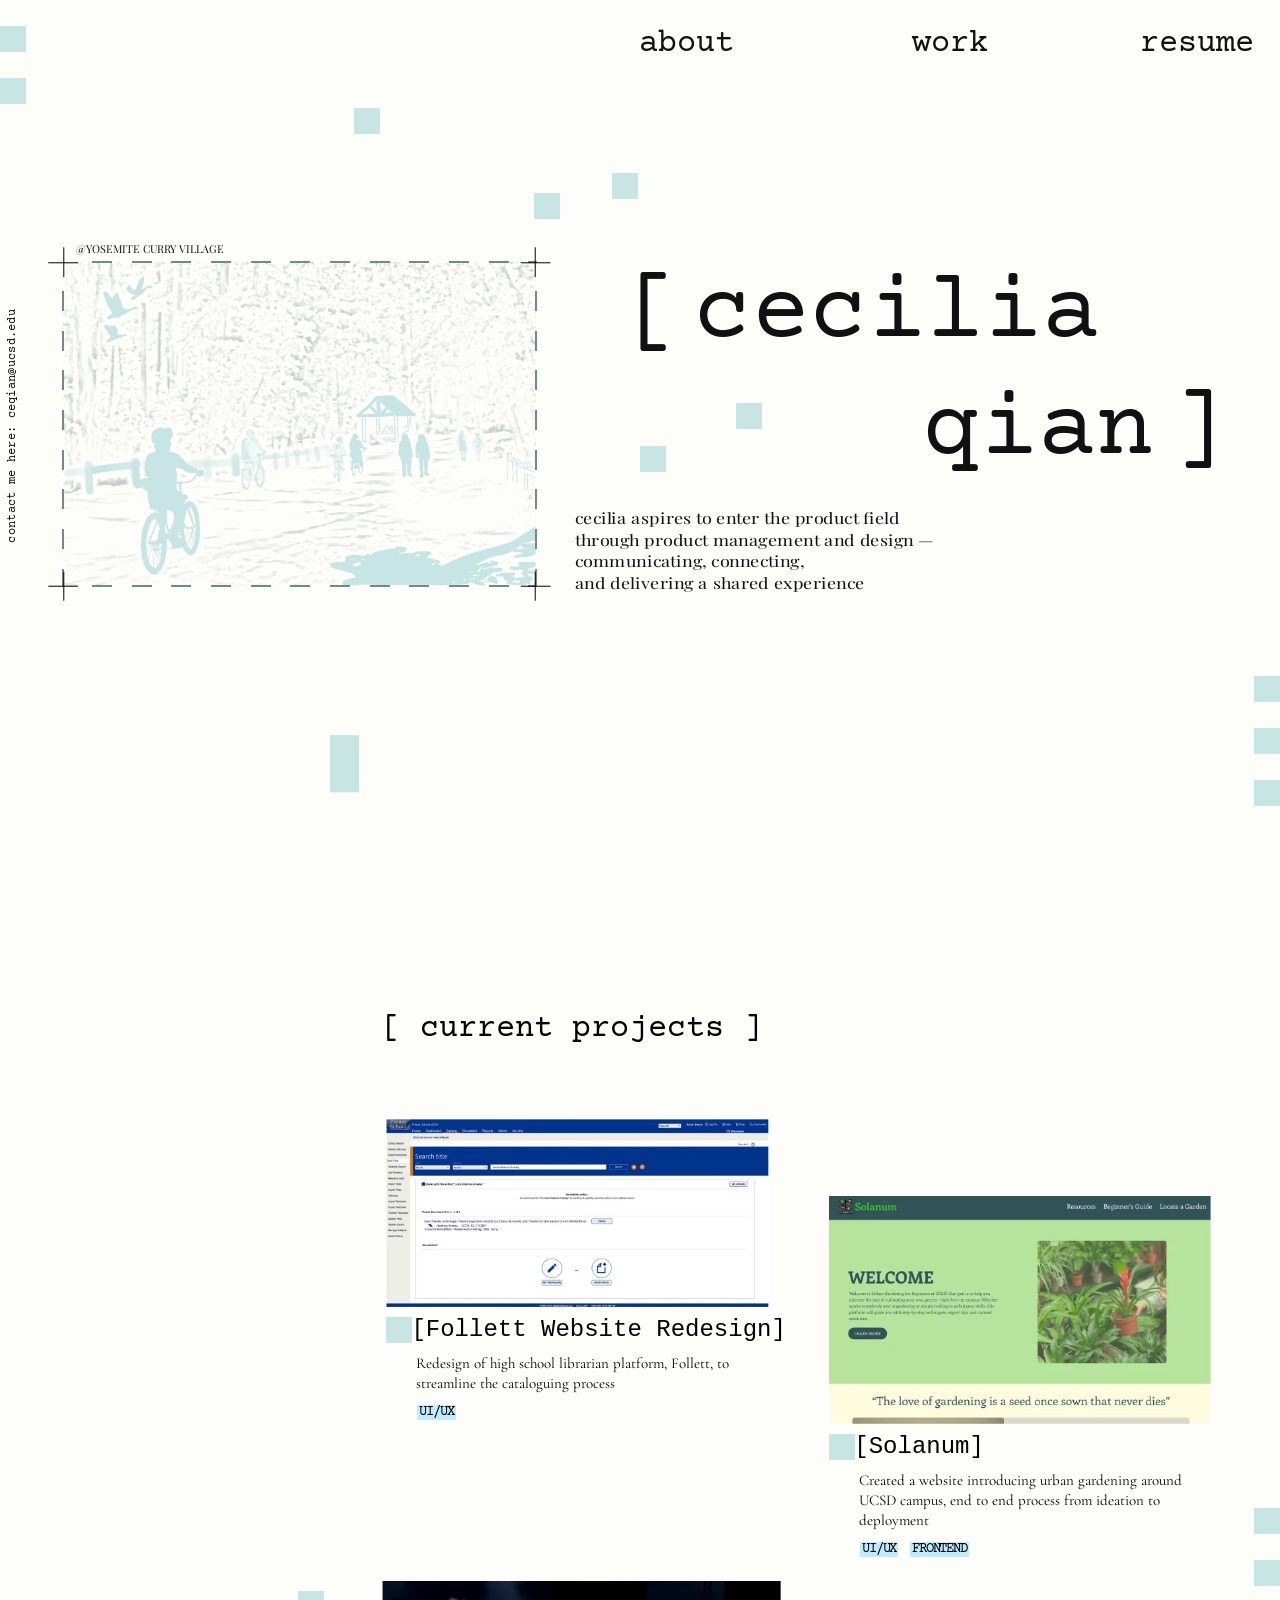
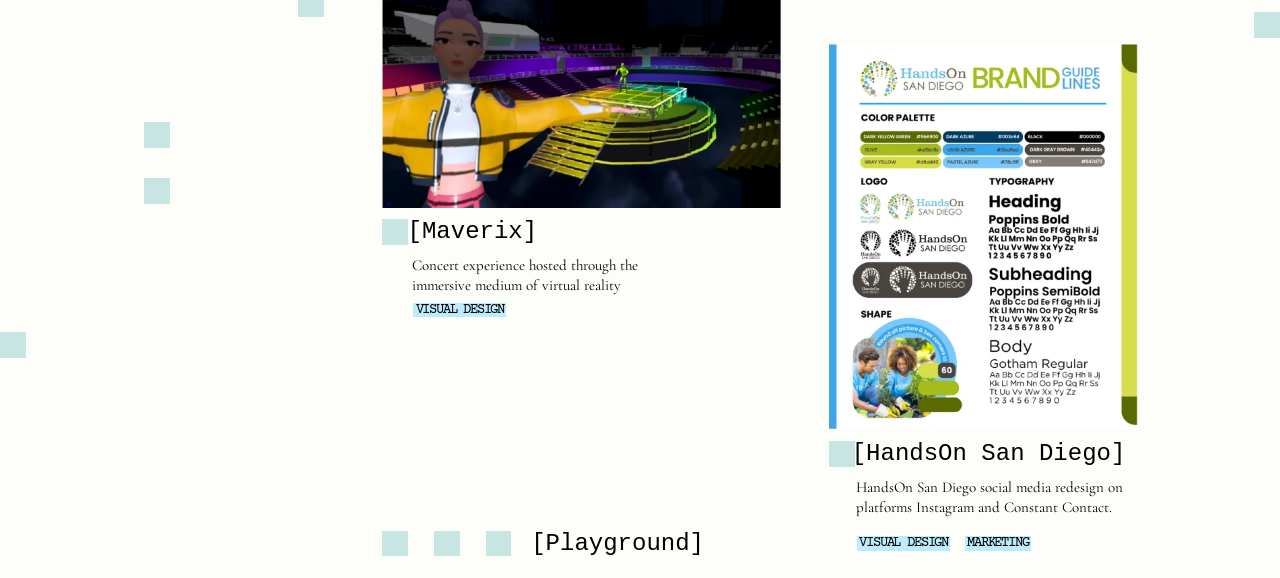
<file: index.html>
<!DOCTYPE html>
<html lang="en">
<head>
<meta charset="UTF-8">
<meta name="viewport" content="width=device-width, initial-scale=1.0">
<title>cecilia qian — UI/UX portfolio</title>
<meta name="description" content="Cecilia Qian — product design &amp; product management portfolio.">
<link rel="preconnect" href="https://fonts.googleapis.com">
<link rel="preconnect" href="https://fonts.gstatic.com" crossorigin>
<link href="https://fonts.googleapis.com/css2?family=Courier+Prime:ital,wght@0,400;0,700;1,400;1,700&family=Cormorant+Garamond:wght@400;500&family=Playfair+Display:wght@400;500&display=swap" rel="stylesheet">
<link rel="stylesheet" href="css/style.css">
</head>
<body>

<!-- fixed header: stays on top; "work" gets underlined in the work section -->
<header class="site-nav">
  <nav>
    <a class="nav-about" href="about.html">about</a>
    <a class="nav-work" href="#work">work</a>
    <a class="nav-resume" href="resume.html" data-soon>resume</a>
  </nav>
</header>

<div class="stage">

<!-- falling pixels live only in the strip between the home page and the work page -->
<canvas class="pixel-gap" aria-hidden="true"></canvas>

<main class="hero">


  <!-- decorative teal squares -->
  <span class="sq sq-a" aria-hidden="true"></span>
  <span class="sq sq-b" aria-hidden="true"></span>
  <span class="sq sq-c" aria-hidden="true"></span>
  <span class="sq sq-d" aria-hidden="true"></span>
  <span class="sq sq-e" aria-hidden="true"></span>
  <span class="sq sq-f" aria-hidden="true"></span>
  <span class="sq sq-g" aria-hidden="true"></span>
  <span class="sq sq-i" aria-hidden="true"></span>
  <span class="sq sq-j" aria-hidden="true"></span>
  <span class="sq sq-k" aria-hidden="true"></span>

  <!-- vertical contact text -->
  <a class="contact-vertical" href="mailto:ceqian@ucsd.edu">contact me here: ceqian@ucsd.edu</a>

  <!-- intro paragraph -->
  <p class="intro">
    cecilia aspires to enter the product field<br>
    through product management and design &mdash;<br>
    communicating, connecting,<br>
    and delivering a shared experience
  </p>

  <p class="hero-caption">@YOSEMITE CURRY VILLAGE</p>

  <!-- image placeholder block -->
  <div class="hero-image">
    <img class="hero-bg" src="assets/hero-bg.png" alt="" draggable="false">
    <img class="hero-art" src="assets/hero-art.png" alt="Illustration of people biking and walking on a forest path" draggable="false">
    <span class="frame" aria-hidden="true"></span>
    <span class="mk mk-tl" aria-hidden="true"></span>
    <span class="mk mk-tr" aria-hidden="true"></span>
    <span class="mk mk-bl" aria-hidden="true"></span>
    <span class="mk mk-br" aria-hidden="true"></span>
    <canvas class="hero-canvas" aria-hidden="true"></canvas>
  </div>

  <!-- big bracketed name -->
  <h1 class="hero-name">
    <span class="row row1"><span class="bracket">[</span><span class="word">cecilia</span></span>
    <span class="row row2"><span class="word">qian</span><span class="bracket">]</span></span>
  </h1>

</main>

<!-- ===================== SIDEBAR (slides in over the home page) ===================== -->
<aside class="sidebar" aria-label="About Cecilia">
  <div class="sb-slide">
    <span class="sb-bg" aria-hidden="true"></span>

    <span class="w-sq" style="--x:0%;--y:1.95%" aria-hidden="true"></span>
    <span class="w-sq" style="--x:4.52%;--y:1.95%" aria-hidden="true"></span>
    <span class="w-sq" style="--x:0%;--y:5.8%" aria-hidden="true"></span>

    <a class="w-vertical" href="mailto:ceqian@ucsd.edu">contact me here: ceqian@ucsd.edu</a>

    <p class="w-hello" style="--y:13.35%">hello,<br>my name is cecilia!</p>

    <p class="w-blurb" style="--y:21.35%">
      designer interested in enter the product<br>
      field through product design or<br>
      management &mdash; communicating,<br>
      connecting, and delivering a shared<br>
      experience
    </p>

    <a class="w-link" style="--y:34.27%" href="mailto:ceqian@ucsd.edu"><svg class="w-arrow" viewBox="0 0 16 16" aria-hidden="true"><path d="M2.6 13.4L10 6" fill="none" stroke="currentColor" stroke-width="3.6"/><path d="M5.4 2.2H13.8V10.6Z" fill="currentColor"/></svg><span>email</span></a>
    <a class="w-link" style="--y:37%" href="resume.html" data-soon><svg class="w-arrow" viewBox="0 0 16 16" aria-hidden="true"><path d="M2.6 13.4L10 6" fill="none" stroke="currentColor" stroke-width="3.6"/><path d="M5.4 2.2H13.8V10.6Z" fill="currentColor"/></svg><span>resume</span></a>
    <a class="w-link" style="--y:39.6%" href="https://www.linkedin.com/in/qcecilian" target="_blank" rel="noopener"><svg class="w-arrow" viewBox="0 0 16 16" aria-hidden="true"><path d="M2.6 13.4L10 6" fill="none" stroke="currentColor" stroke-width="3.6"/><path d="M5.4 2.2H13.8V10.6Z" fill="currentColor"/></svg><span>linkedin</span></a>

    <p class="w-skills" style="--y:44.67%">
      [product design]<br>
      [product management]<br>
      [UI/UX]
    </p>
  </div>
</aside>

<!-- ===================== WORK / PROJECTS ===================== -->
<section class="work" id="work">


  <!-- decorative teal squares -->
  <span class="w-sq" style="--x:23.29%;--y:56.4%" aria-hidden="true"></span>
  <span class="w-sq" style="--x:11.25%;--y:66.15%" aria-hidden="true"></span>
  <span class="w-sq" style="--x:11.25%;--y:70.3%" aria-hidden="true"></span>
  <span class="w-sq" style="--x:0%;--y:81.75%" aria-hidden="true"></span>
  <span class="w-sq" style="--x:98%;--y:50.25%" aria-hidden="true"></span>
  <span class="w-sq" style="--x:98%;--y:54.1%" aria-hidden="true"></span>
  <span class="w-sq" style="--x:98%;--y:57.95%" aria-hidden="true"></span>

  <div class="w-projects">

    <h2 class="w-heading" style="--x:29.81%;--y:13.45%">[ current projects ]</h2>

    <!-- Follett -->
    <a class="w-card" href="follett.html" aria-label="Follett Website Redesign — open case study">
      <img class="w-img" style="--x:30.13%;--y:21.3%;--w:29.92%" src="assets/project-follett.png" alt="Follett website redesign — catalog search screen">
      <span class="w-sq w-sq-proj" style="--x:30.18%;--y:36.05%;--hl:32%" aria-hidden="true"></span>
      <span class="w-name" style="--x:32.14%;--y:36.08%">[Follett Website Redesign]</span>
      <span class="w-desc" style="--x:32.51%;--y:38.675%">Redesign of high school librarian platform, Follett, to <br>streamline the cataloguing process</span>
      <span class="w-tag" style="--x:32.6%;--y:42.6%">UI/UX</span>
    </a>

    <!-- Solanum -->
    <a class="w-card" href="solanum.html" aria-label="Solanum — open case study">
      <img class="w-img" style="--x:64.77%;--y:27.05%;--w:29.86%" src="assets/project-solanum.png" alt="Solanum urban gardening website — welcome screen">
      <span class="w-sq w-sq-proj" style="--x:64.77%;--y:44.75%;--hl:12.9%" aria-hidden="true"></span>
      <span class="w-name" style="--x:66.74%;--y:44.8%">[Solanum]</span>
      <span class="w-desc" style="--x:67.11%;--y:47.375%">Created a website introducing urban gardening around <br>UCSD campus, end to end process from ideation to <br>deployment</span>
      <span class="w-tag" style="--x:67.2%;--y:52.75%">UI/UX</span>
      <span class="w-tag" style="--x:71.1%;--y:52.75%">FRONTEND</span>
    </a>

    <!-- Maverix -->
    <a class="w-card" href="maverix.html" aria-label="Maverix — open case study">
      <img class="w-img" style="--x:29.81%;--y:55.65%;--w:31.23%" src="assets/project-maverix.png" alt="Maverix virtual reality concert — avatar on a stage">
      <span class="w-sq w-sq-proj" style="--x:29.86%;--y:73.35%;--hl:12.9%" aria-hidden="true"></span>
      <span class="w-name" style="--x:31.84%;--y:73.4%">[Maverix]</span>
      <span class="w-desc" style="--x:32.21%;--y:75.975%">Concert experience hosted through the <br>immersive medium of virtual reality</span>
      <span class="w-tag" style="--x:32.3%;--y:79.55%">VISUAL DESIGN</span>
    </a>

    <!-- HandsOn San Diego -->
    <a class="w-card" href="handson.html" aria-label="HandsOn San Diego — open case study">
      <img class="w-img" style="--x:64.77%;--y:60.3%;--w:24.13%" src="assets/project-handson.png" alt="HandsOn San Diego brand guidelines">
      <span class="w-sq w-sq-proj" style="--x:64.77%;--y:89.85%;--hl:24%" aria-hidden="true"></span>
      <span class="w-name" style="--x:66.54%;--y:89.9%">[HandsOn San Diego]</span>
      <span class="w-desc" style="--x:66.91%;--y:92.475%">HandsOn San Diego social media redesign on <br>platforms Instagram and Constant Contact.</span>
      <span class="w-tag" style="--x:66.98%;--y:96.9%">VISUAL DESIGN</span>
      <span class="w-tag" style="--x:75.4%;--y:96.9%">MARKETING</span>
    </a>

    <!-- Playground -->
    <a class="w-card" href="playground.html" aria-label="Playground — open page">
      <span class="w-sq w-sq-proj" style="--x:29.86%;--y:96.5%" aria-hidden="true"></span>
      <span class="w-sq w-sq-proj" style="--x:33.91%;--y:96.5%" aria-hidden="true"></span>
      <span class="w-sq w-sq-proj" style="--x:37.96%;--y:96.5%;--hl:17.9%" aria-hidden="true"></span>
      <span class="w-name" style="--x:41.5%;--y:96.55%">[Playground]</span>
    </a>

  </div>

</section>

</div><!-- /.stage -->

<!-- email overlay: opens when any email link is pressed, click anywhere to close -->
<div class="email-zoom" id="emailZoom" role="dialog" aria-modal="true" aria-label="Email address" aria-hidden="true" tabindex="-1">
  <span class="ez-text">ceqian@ucsd.edu</span>
  <span class="ez-hint">[click anywhere to exit]</span>
</div>

<script>
(function () {
  var box = document.querySelector('.hero-image');
  var canvas = document.querySelector('.hero-canvas');
  var clearBtn = document.querySelector('.hero-clear');
  if (!box || !canvas || !canvas.getContext) return;

  var ctx = canvas.getContext('2d');
  var PIXEL = 5;      // px size of each drawn square
  var MIN_DIST = 4;   // px — skip new points too close to the last one
  var lastPoint = null;
  var isDrawing = false;

  function resize() {
    var rect = box.getBoundingClientRect();
    var dpr = window.devicePixelRatio || 1;
    canvas.width = rect.width * dpr;
    canvas.height = rect.height * dpr;
    canvas.style.width = rect.width + 'px';
    canvas.style.height = rect.height + 'px';
    ctx.setTransform(dpr, 0, 0, dpr, 0, 0);
  }
  resize();
  window.addEventListener('resize', resize);

  function drawAt(e) {
    var rect = box.getBoundingClientRect();
    var x = e.clientX - rect.left;
    var y = e.clientY - rect.top;
    if (lastPoint && Math.hypot(x - lastPoint.x, y - lastPoint.y) < MIN_DIST) return;
    lastPoint = { x: x, y: y };
    ctx.fillStyle = '#111111';
    ctx.fillRect(x - PIXEL / 2, y - PIXEL / 2, PIXEL, PIXEL);
  }

  box.addEventListener('mousedown', function (e) {
    if (clearBtn && clearBtn.contains(e.target)) return;
    isDrawing = true;
    lastPoint = null;
    drawAt(e);
  });

  box.addEventListener('mousemove', function (e) {
    if (!isDrawing) return;
    drawAt(e);
  });

  window.addEventListener('mouseup', function () {
    isDrawing = false;
    lastPoint = null;
  });

  box.addEventListener('mouseleave', function () {
    lastPoint = null;
  });

  if (clearBtn) {
    clearBtn.addEventListener('click', function () {
      ctx.clearRect(0, 0, box.clientWidth, box.clientHeight);
    });
  }
})();
</script>

<script>
// Natural scroll. The home page just scrolls away. Once the teal box (and its
// label) has been scrolled completely out of view, the sidebar fades in.
(function () {
  var root = document.documentElement;
  var hero = document.querySelector('.hero');
  var work = document.querySelector('.work');
  var box = document.querySelector('.hero-image');
  if (!hero || !work || !box) return;

  var mobile = window.matchMedia('(max-width: 760px)');
  var startY = 0;

  function clamp(v) { return Math.min(1, Math.max(0, v)); }
  function ease(t) { return t * t * (3 - 2 * t); }

  function measure() {
    // start a little early, while the bottom of the teal box is still well on screen
    startY = box.getBoundingClientRect().bottom + window.scrollY - Math.min(window.innerWidth, 2000) * 0.124;
  }

  function update() {
    var sy = window.scrollY;
    root.classList.toggle('scrolled', sy > 20);
    root.classList.toggle('at-top', sy < 10);
    root.classList.toggle('in-work', work.getBoundingClientRect().top < window.innerHeight * 0.55);

    if (mobile.matches) { root.classList.remove('sb-on'); return; }

    // fully in by the time the work section reaches the top of the screen
    var span = Math.max(60, hero.offsetHeight - startY);
    var s = ease(clamp((sy - startY) / span));
    root.style.setProperty('--fi', s.toFixed(3));
    // the backing fades in later, so the text blends over the teal box first
    root.style.setProperty('--bg', ease(clamp((s - 0.25) / 0.75)).toFixed(3));
    root.classList.toggle('sb-on', s > 0.02);
  }

  // Menu: visible at the very top, appears while scrolling or when the mouse is
  // near the top edge, and fades away again when you are still.
  var navTimer = null, overTop = false;
  function showNav() {
    root.classList.add('nav-show');
    clearTimeout(navTimer);
    navTimer = setTimeout(function () {
      if (!overTop) root.classList.remove('nav-show');
    }, 1400);
  }
  window.addEventListener('scroll', showNav, { passive: true });
  window.addEventListener('mousemove', function (e) {
    var near = e.clientY < Math.min(window.innerWidth, 2000) * 0.09;
    if (near || overTop) showNav();
    overTop = near;
  });
  showNav();

  function remeasure() { measure(); update(); }

  window.addEventListener('scroll', update, { passive: true });
  window.addEventListener('resize', remeasure);
  if (document.fonts && document.fonts.ready) document.fonts.ready.then(remeasure);
  window.addEventListener('load', remeasure);
  remeasure();
})();
</script>

<script>
// Falling teal pixels, only in the strip between the home page and the work
// page. Pixels hop down one grid cell at a time, fading in at the top and out
// at the bottom.
(function () {
  var canvas = document.querySelector('.pixel-gap');
  if (!canvas || !canvas.getContext) return;
  if (window.matchMedia('(prefers-reduced-motion: reduce)').matches) return;

  var mobile = window.matchMedia('(max-width: 760px)');
  var ctx = canvas.getContext('2d');
  var CELL = 0.022;          // cell size as a fraction of the width
  var RATE = 0.015;          // new pixels per column per second
  var W = 0, H = 0, cell = 0, cols = 0, rows = 0;
  var drops = [], acc = 0, last = 0, running = false, visible = false;

  function step(dt) {
    acc += dt * RATE * cols;
    while (acc >= 1) {
      acc -= 1;
      if (drops.length < Math.ceil(cols * 0.12)) {
        var len = Math.random() < 0.3 ? 2 : 1;
        drops.push({ c: Math.floor(Math.random() * cols), y: -len, v: 1.4 + Math.random() * 2.2, len: len });
      }
    }
    drops.forEach(function (d) { d.y += d.v * dt; });
    drops = drops.filter(function (d) { return d.y < rows; });
  }

  function draw() {
    ctx.clearRect(0, 0, W, H);
    ctx.fillStyle = '#C7E5E3';
    drops.forEach(function (d) {
      for (var k = 0; k < d.len; k++) {
        var row = Math.floor(d.y) + k;
        if (row < 0 || row >= rows) continue;
        var fadeIn = Math.min(1, (row + 1) / 2);
        var fadeOut = Math.min(1, (rows - row) / Math.max(2, rows * 0.35));
        ctx.globalAlpha = Math.max(0, Math.min(fadeIn, fadeOut));
        ctx.fillRect(Math.round(d.c * cell + (W - cols * cell) / 2), Math.round(row * cell), Math.ceil(cell), Math.ceil(cell));
      }
    });
    ctx.globalAlpha = 1;
  }

  function frame(t) {
    if (!running) return;
    var dt = Math.min(0.05, (t - last) / 1000 || 0);
    last = t;
    step(dt);
    draw();
    requestAnimationFrame(frame);
  }

  function start() {
    if (running || !visible || mobile.matches || document.hidden) return;
    running = true;
    last = performance.now();
    requestAnimationFrame(frame);
  }

  function size() {
    W = canvas.clientWidth; H = canvas.clientHeight;
    var dpr = window.devicePixelRatio || 1;
    canvas.width = Math.round(W * dpr);
    canvas.height = Math.round(H * dpr);
    ctx.setTransform(dpr, 0, 0, dpr, 0, 0);
    cell = W * CELL;
    cols = Math.max(1, Math.floor((W * 0.94) / cell));
    rows = Math.max(1, Math.floor(H / cell));
    drops = []; acc = 0;
    for (var n = 0; n < 50; n++) step(0.1);
    draw();
  }

  size();
  window.addEventListener('resize', size);
  document.addEventListener('visibilitychange', function () {
    if (document.hidden) running = false; else start();
  });
  if ('IntersectionObserver' in window) {
    new IntersectionObserver(function (entries) {
      visible = entries[0].isIntersecting;
      if (visible) start(); else running = false;
    }).observe(canvas);
  } else { visible = true; start(); }
})();
</script>

<script>
// Pressing any email link zooms the address in to fill the screen. Click (or press a key) anywhere to go back as if nothing happened.
(function () {
  var zoom = document.getElementById('emailZoom');
  if (!zoom) return;
  var lastFocus = null;

  function open(e) {
    e.preventDefault();
    var r = e.currentTarget.getBoundingClientRect();
    zoom.style.setProperty('--ox', (r.left + r.width / 2) + 'px');
    zoom.style.setProperty('--oy', (r.top + r.height / 2) + 'px');
    lastFocus = e.currentTarget;
    zoom.setAttribute('aria-hidden', 'false');
    void zoom.offsetWidth;
    zoom.classList.add('open');
    zoom.focus({ preventScroll: true });
  }

  function close() {
    if (!zoom.classList.contains('open')) return;
    zoom.classList.remove('open');
    zoom.setAttribute('aria-hidden', 'true');
    if (lastFocus) lastFocus.focus({ preventScroll: true });
  }

  document.querySelectorAll('a[href^="mailto:"]').forEach(function (a) {
    a.addEventListener('click', open);
  });
  zoom.addEventListener('click', close);
  zoom.addEventListener('keydown', close);
  zoom.addEventListener('wheel', function (e) { e.preventDefault(); }, { passive: false });
  zoom.addEventListener('touchmove', function (e) { e.preventDefault(); }, { passive: false });
})();
</script>

<script src="js/soon.js" defer></script>
</body>
</html>
</file>
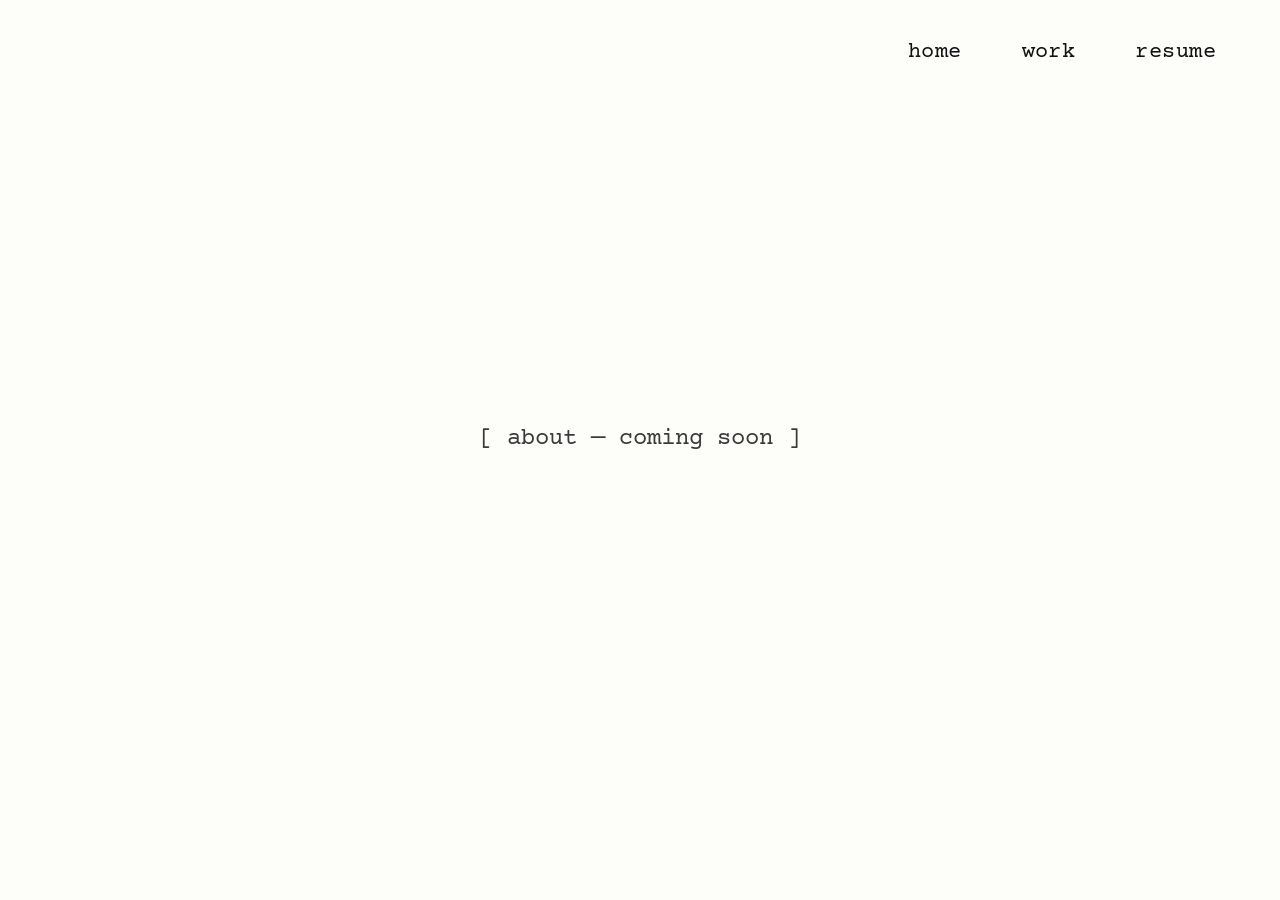
<file: about.html>
<!DOCTYPE html>
<html lang="en">
<head>
<meta charset="UTF-8">
<meta name="viewport" content="width=device-width, initial-scale=1.0">
<title>about — cecilia qian</title>
<link rel="preconnect" href="https://fonts.googleapis.com">
<link rel="preconnect" href="https://fonts.gstatic.com" crossorigin>
<link href="https://fonts.googleapis.com/css2?family=Courier+Prime:ital,wght@0,400;0,700;1,400;1,700&display=swap" rel="stylesheet">
<link rel="stylesheet" href="css/style.css">
</head>
<body>
<main class="placeholder-page">
  <nav class="nav nav-static">
    <a href="index.html">home</a>
    <a href="index.html#work">work</a>
    <a href="resume.html" data-soon>resume</a>
  </nav>
  <p class="placeholder-copy">[ about &mdash; coming soon ]</p>
</main>
<script src="js/soon.js" defer></script>
</body>
</html>
</file>
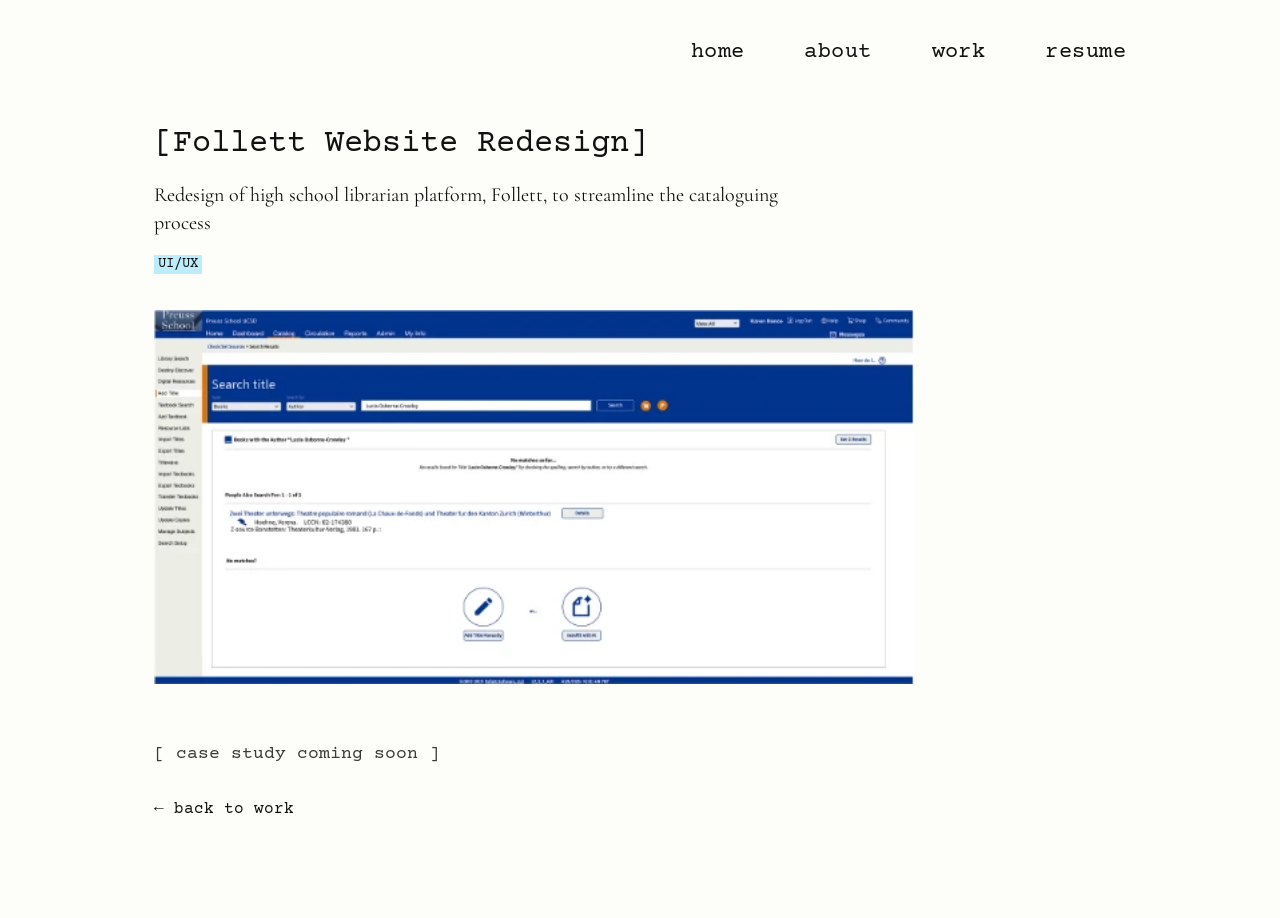
<file: follett.html>
<!DOCTYPE html>
<html lang="en">
<head>
<meta charset="UTF-8">
<meta name="viewport" content="width=device-width, initial-scale=1.0">
<title>Follett Website Redesign — cecilia qian</title>
<link rel="preconnect" href="https://fonts.googleapis.com">
<link rel="preconnect" href="https://fonts.gstatic.com" crossorigin>
<link href="https://fonts.googleapis.com/css2?family=Courier+Prime:ital,wght@0,400;0,700;1,400;1,700&family=Cormorant+Garamond:wght@400;500&display=swap" rel="stylesheet">
<link rel="stylesheet" href="css/style.css">
</head>
<body>
<main class="case">
  <nav class="nav nav-static">
    <a href="index.html">home</a>
    <a href="about.html">about</a>
    <a href="index.html#work">work</a>
    <a href="resume.html" data-soon>resume</a>
  </nav>

  <header class="case-head">
    <h1 class="case-title">[Follett Website Redesign]</h1>
    <p class="case-desc">Redesign of high school librarian platform, Follett, to streamline the cataloguing process</p>
    <div class="case-tags"><span class="case-tag">UI/UX</span></div>
  </header>
  <img class="case-img" src="assets/project-follett.png" alt="Follett website redesign — catalog search screen">

  <p class="case-soon">[ case study coming soon ]</p>
  <a class="case-back" href="index.html#work">&larr; back to work</a>
</main>
<script src="js/soon.js" defer></script>
</body>
</html>
</file>
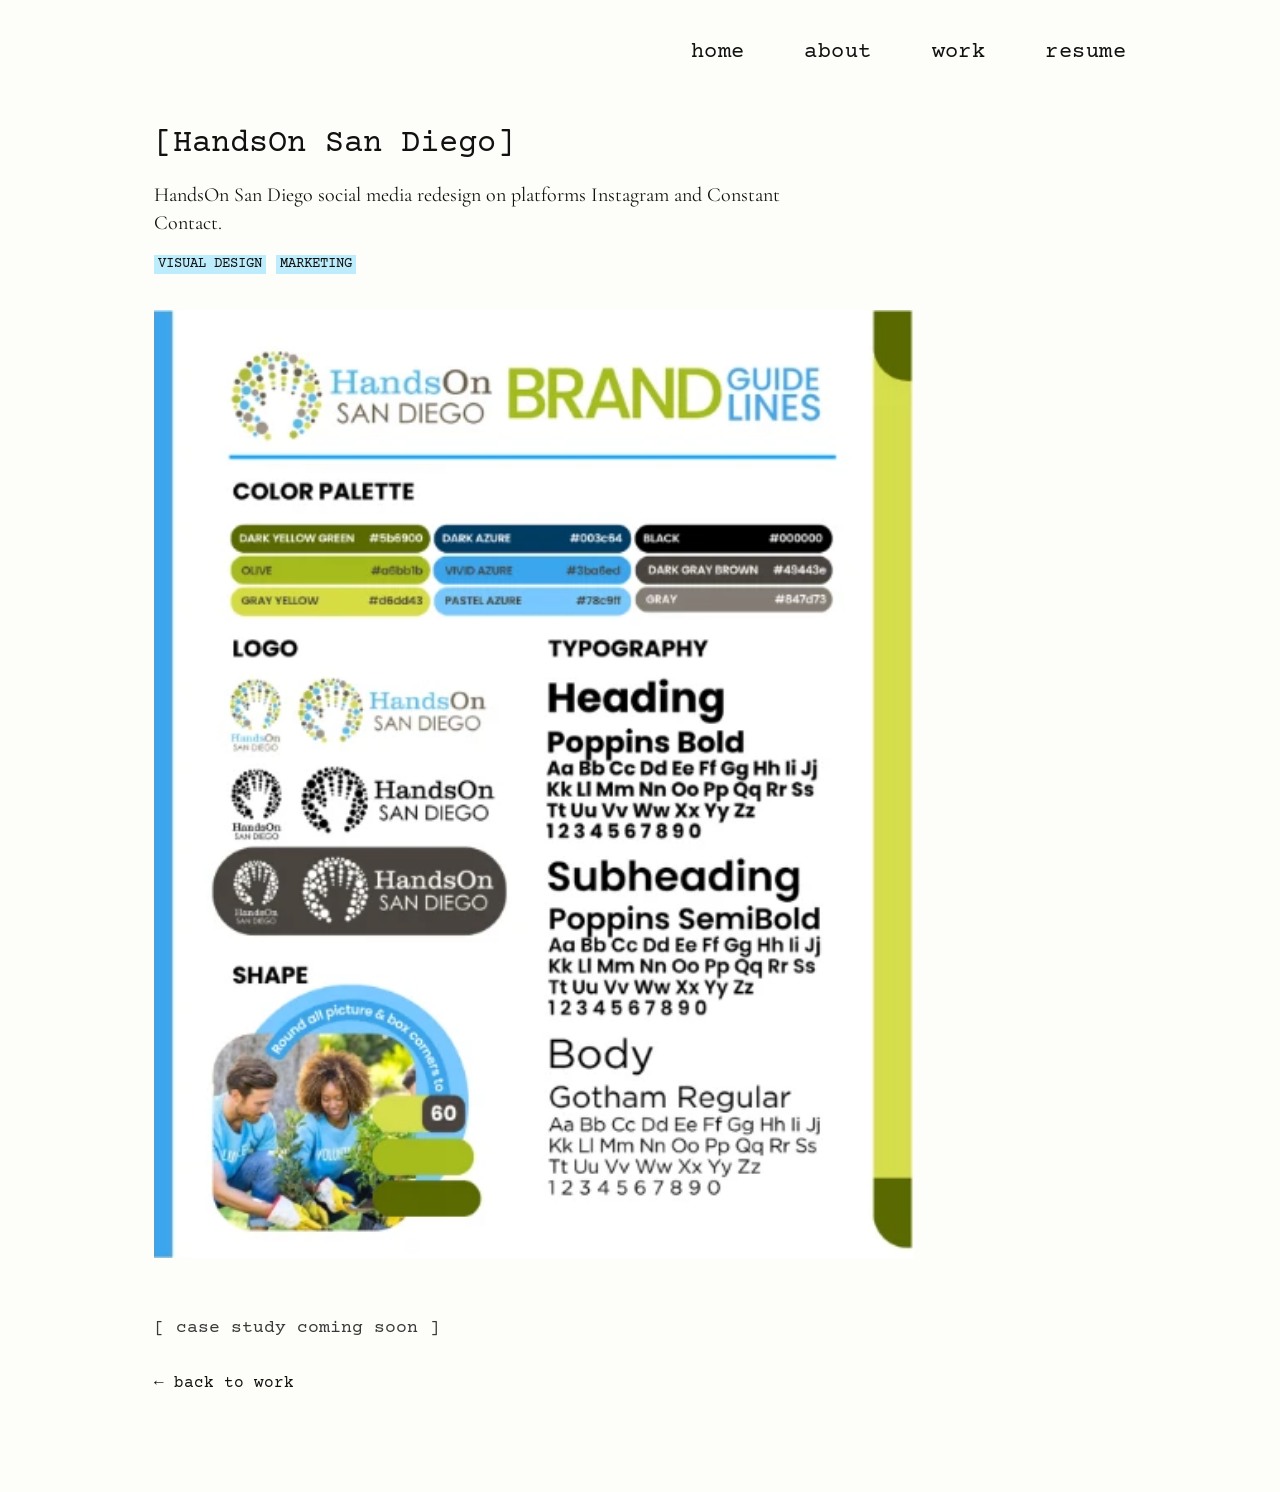
<file: handson.html>
<!DOCTYPE html>
<html lang="en">
<head>
<meta charset="UTF-8">
<meta name="viewport" content="width=device-width, initial-scale=1.0">
<title>HandsOn San Diego — cecilia qian</title>
<link rel="preconnect" href="https://fonts.googleapis.com">
<link rel="preconnect" href="https://fonts.gstatic.com" crossorigin>
<link href="https://fonts.googleapis.com/css2?family=Courier+Prime:ital,wght@0,400;0,700;1,400;1,700&family=Cormorant+Garamond:wght@400;500&display=swap" rel="stylesheet">
<link rel="stylesheet" href="css/style.css">
</head>
<body>
<main class="case">
  <nav class="nav nav-static">
    <a href="index.html">home</a>
    <a href="about.html">about</a>
    <a href="index.html#work">work</a>
    <a href="resume.html" data-soon>resume</a>
  </nav>

  <header class="case-head">
    <h1 class="case-title">[HandsOn San Diego]</h1>
    <p class="case-desc">HandsOn San Diego social media redesign on platforms Instagram and Constant Contact.</p>
    <div class="case-tags"><span class="case-tag">VISUAL DESIGN</span><span class="case-tag">MARKETING</span></div>
  </header>
  <img class="case-img" src="assets/project-handson.png" alt="HandsOn San Diego brand guidelines">

  <p class="case-soon">[ case study coming soon ]</p>
  <a class="case-back" href="index.html#work">&larr; back to work</a>
</main>
<script src="js/soon.js" defer></script>
</body>
</html>
</file>
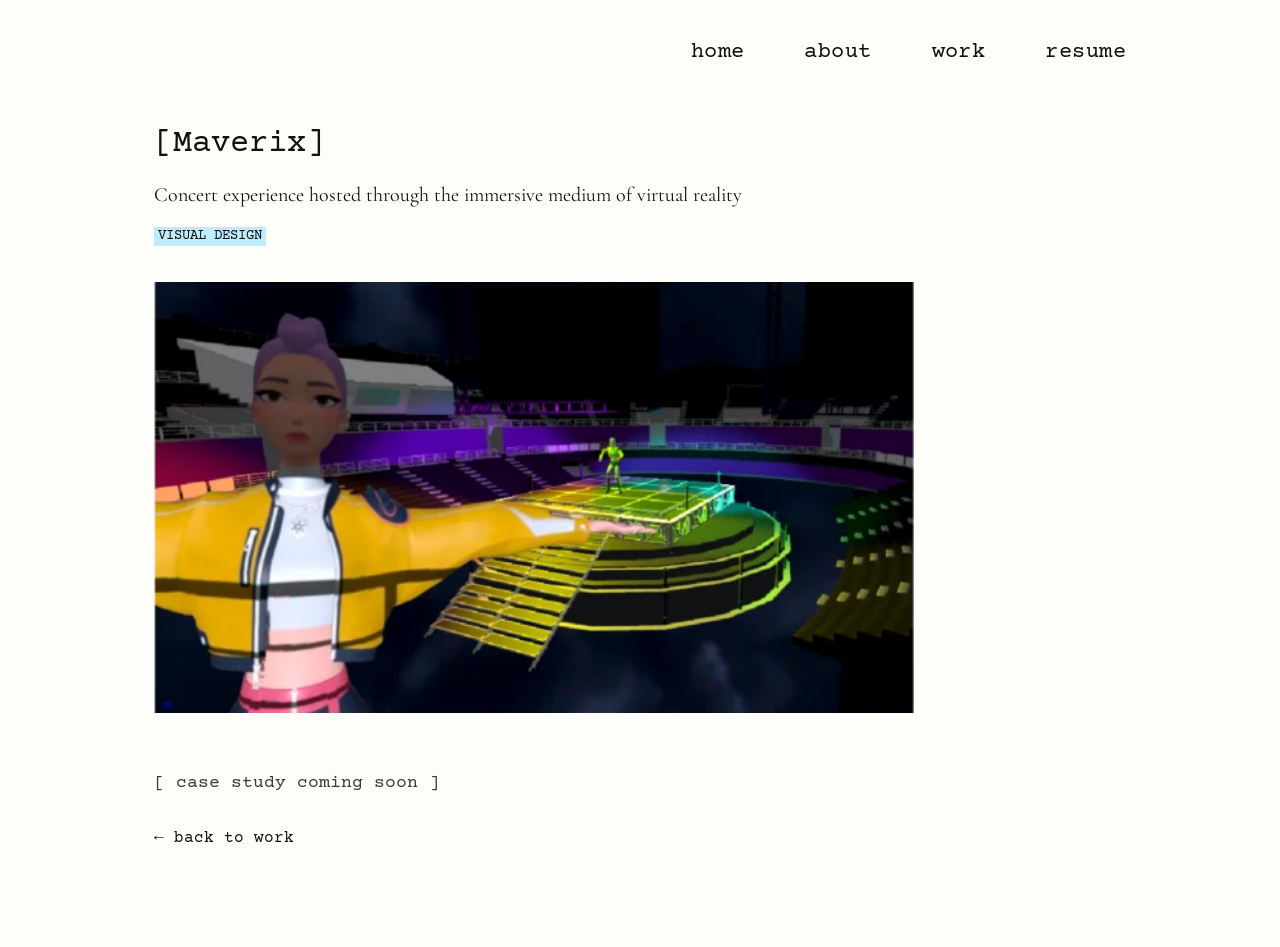
<file: maverix.html>
<!DOCTYPE html>
<html lang="en">
<head>
<meta charset="UTF-8">
<meta name="viewport" content="width=device-width, initial-scale=1.0">
<title>Maverix — cecilia qian</title>
<link rel="preconnect" href="https://fonts.googleapis.com">
<link rel="preconnect" href="https://fonts.gstatic.com" crossorigin>
<link href="https://fonts.googleapis.com/css2?family=Courier+Prime:ital,wght@0,400;0,700;1,400;1,700&family=Cormorant+Garamond:wght@400;500&display=swap" rel="stylesheet">
<link rel="stylesheet" href="css/style.css">
</head>
<body>
<main class="case">
  <nav class="nav nav-static">
    <a href="index.html">home</a>
    <a href="about.html">about</a>
    <a href="index.html#work">work</a>
    <a href="resume.html" data-soon>resume</a>
  </nav>

  <header class="case-head">
    <h1 class="case-title">[Maverix]</h1>
    <p class="case-desc">Concert experience hosted through the immersive medium of virtual reality</p>
    <div class="case-tags"><span class="case-tag">VISUAL DESIGN</span></div>
  </header>
  <img class="case-img" src="assets/project-maverix.png" alt="Maverix virtual reality concert — avatar on a stage">

  <p class="case-soon">[ case study coming soon ]</p>
  <a class="case-back" href="index.html#work">&larr; back to work</a>
</main>
<script src="js/soon.js" defer></script>
</body>
</html>
</file>
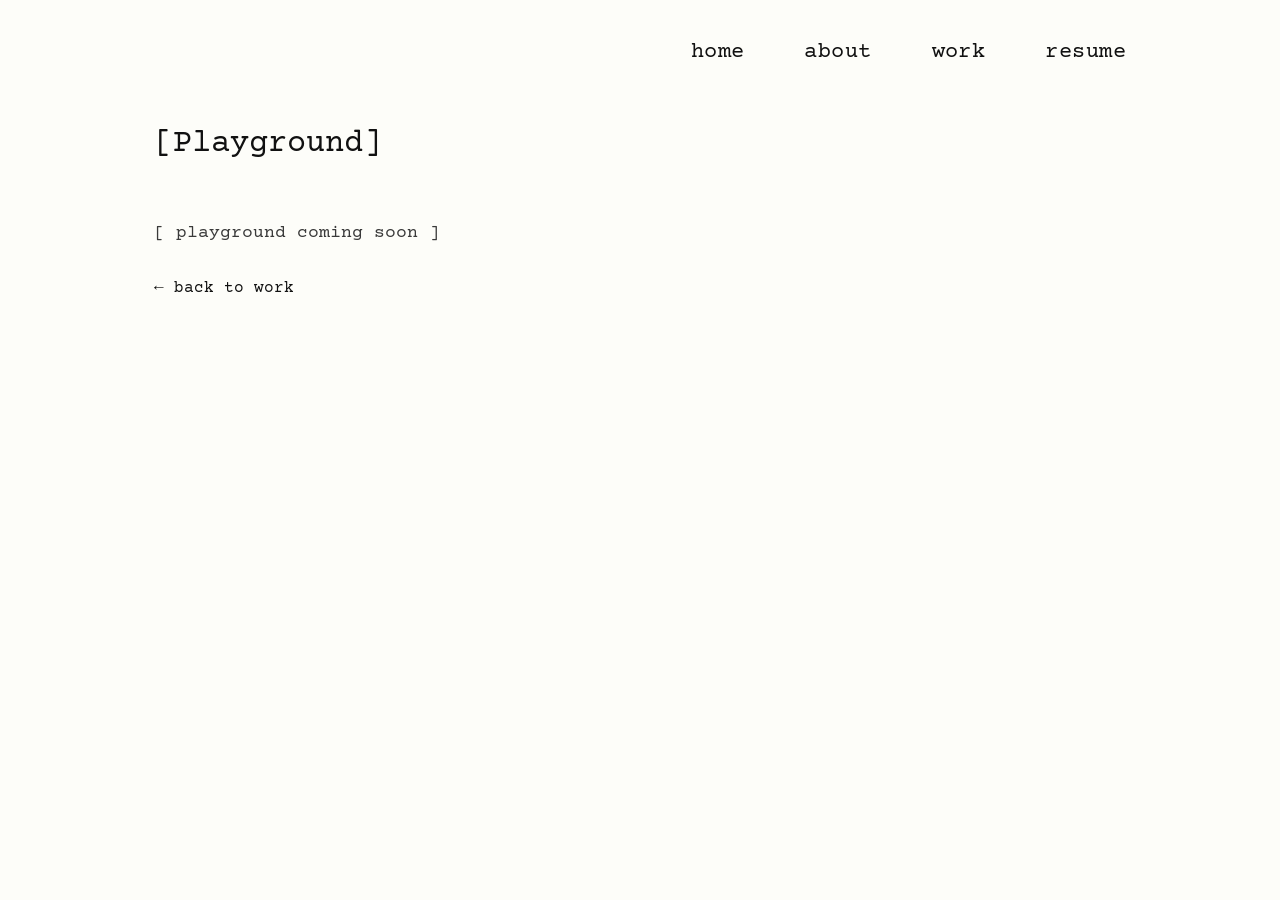
<file: playground.html>
<!DOCTYPE html>
<html lang="en">
<head>
<meta charset="UTF-8">
<meta name="viewport" content="width=device-width, initial-scale=1.0">
<title>Playground — cecilia qian</title>
<link rel="preconnect" href="https://fonts.googleapis.com">
<link rel="preconnect" href="https://fonts.gstatic.com" crossorigin>
<link href="https://fonts.googleapis.com/css2?family=Courier+Prime:ital,wght@0,400;0,700;1,400;1,700&family=Cormorant+Garamond:wght@400;500&display=swap" rel="stylesheet">
<link rel="stylesheet" href="css/style.css">
</head>
<body>
<main class="case">
  <nav class="nav nav-static">
    <a href="index.html">home</a>
    <a href="about.html">about</a>
    <a href="index.html#work">work</a>
    <a href="resume.html" data-soon>resume</a>
  </nav>

  <header class="case-head">
    <h1 class="case-title">[Playground]</h1>
  </header>

  <p class="case-soon">[ playground coming soon ]</p>
  <a class="case-back" href="index.html#work">&larr; back to work</a>
</main>
<script src="js/soon.js" defer></script>
</body>
</html>
</file>
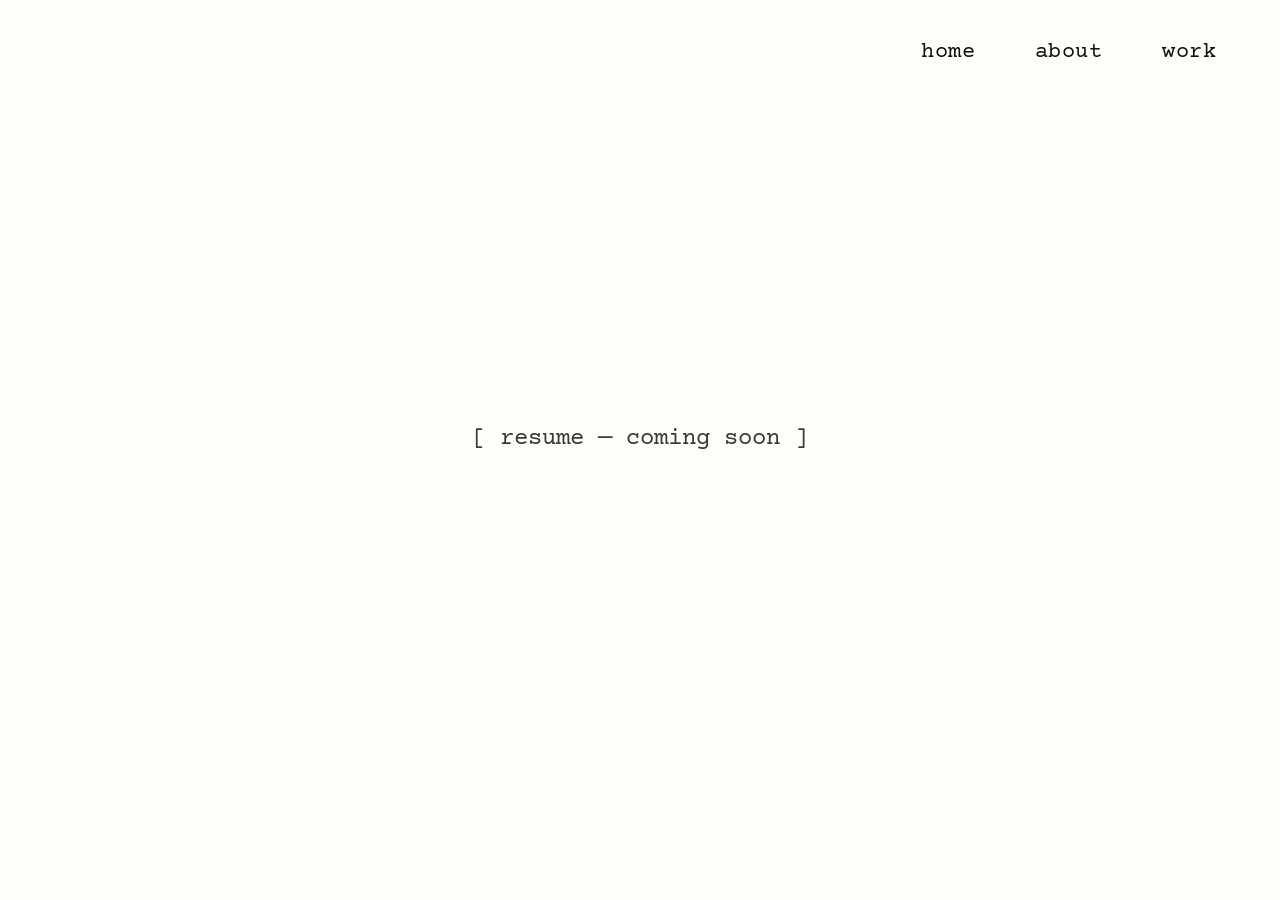
<file: resume.html>
<!DOCTYPE html>
<html lang="en">
<head>
<meta charset="UTF-8">
<meta name="viewport" content="width=device-width, initial-scale=1.0">
<title>resume — cecilia qian</title>
<link rel="preconnect" href="https://fonts.googleapis.com">
<link rel="preconnect" href="https://fonts.gstatic.com" crossorigin>
<link href="https://fonts.googleapis.com/css2?family=Courier+Prime:ital,wght@0,400;0,700;1,400;1,700&display=swap" rel="stylesheet">
<link rel="stylesheet" href="css/style.css">
</head>
<body>
<main class="placeholder-page">
  <nav class="nav nav-static">
    <a href="index.html">home</a>
    <a href="about.html">about</a>
    <a href="index.html#work">work</a>
  </nav>
  <p class="placeholder-copy">[ resume &mdash; coming soon ]</p>
</main>
</body>
</html>
</file>
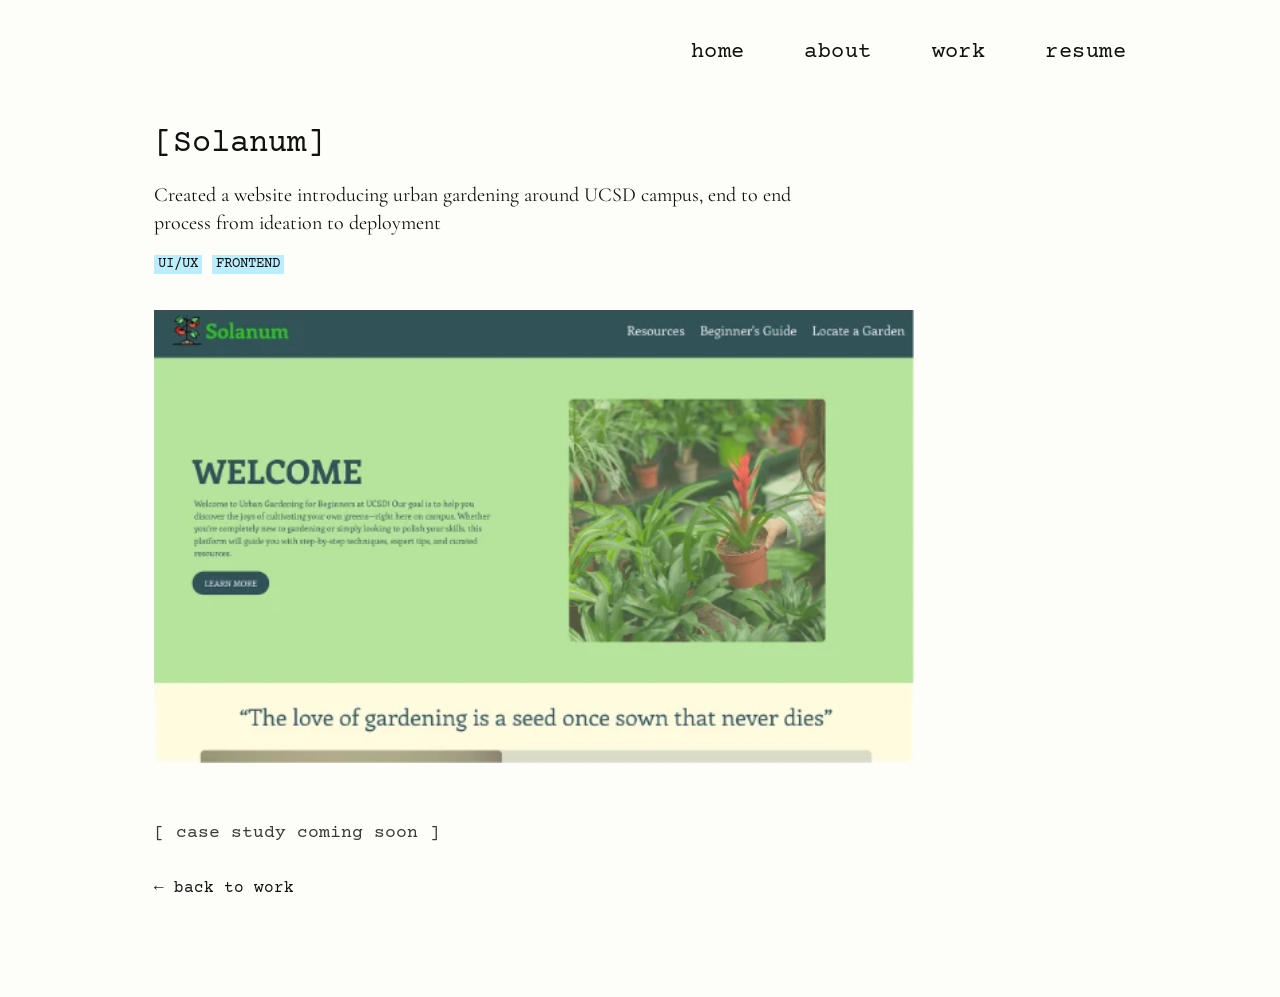
<file: solanum.html>
<!DOCTYPE html>
<html lang="en">
<head>
<meta charset="UTF-8">
<meta name="viewport" content="width=device-width, initial-scale=1.0">
<title>Solanum — cecilia qian</title>
<link rel="preconnect" href="https://fonts.googleapis.com">
<link rel="preconnect" href="https://fonts.gstatic.com" crossorigin>
<link href="https://fonts.googleapis.com/css2?family=Courier+Prime:ital,wght@0,400;0,700;1,400;1,700&family=Cormorant+Garamond:wght@400;500&display=swap" rel="stylesheet">
<link rel="stylesheet" href="css/style.css">
</head>
<body>
<main class="case">
  <nav class="nav nav-static">
    <a href="index.html">home</a>
    <a href="about.html">about</a>
    <a href="index.html#work">work</a>
    <a href="resume.html" data-soon>resume</a>
  </nav>

  <header class="case-head">
    <h1 class="case-title">[Solanum]</h1>
    <p class="case-desc">Created a website introducing urban gardening around UCSD campus, end to end process from ideation to deployment</p>
    <div class="case-tags"><span class="case-tag">UI/UX</span><span class="case-tag">FRONTEND</span></div>
  </header>
  <img class="case-img" src="assets/project-solanum.png" alt="Solanum urban gardening website — welcome screen">

  <p class="case-soon">[ case study coming soon ]</p>
  <a class="case-back" href="index.html#work">&larr; back to work</a>
</main>
<script src="js/soon.js" defer></script>
</body>
</html>
</file>
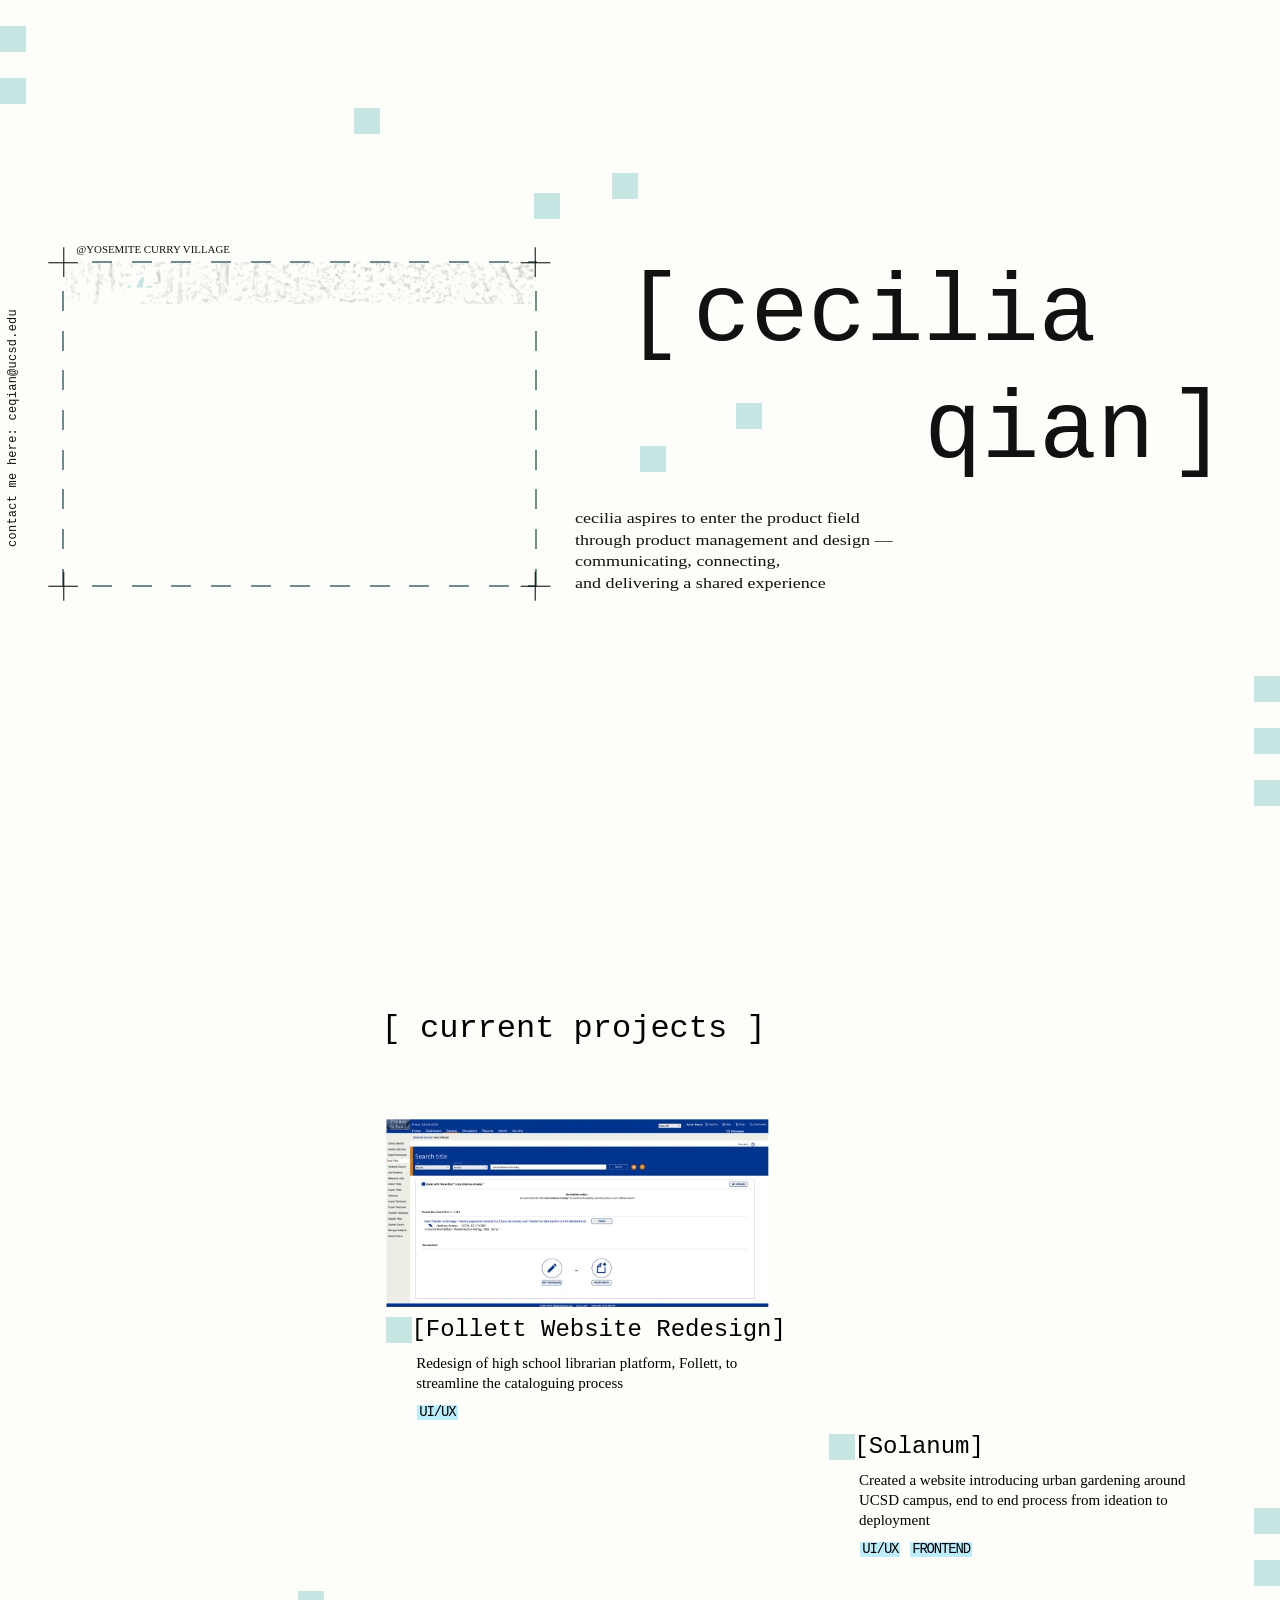
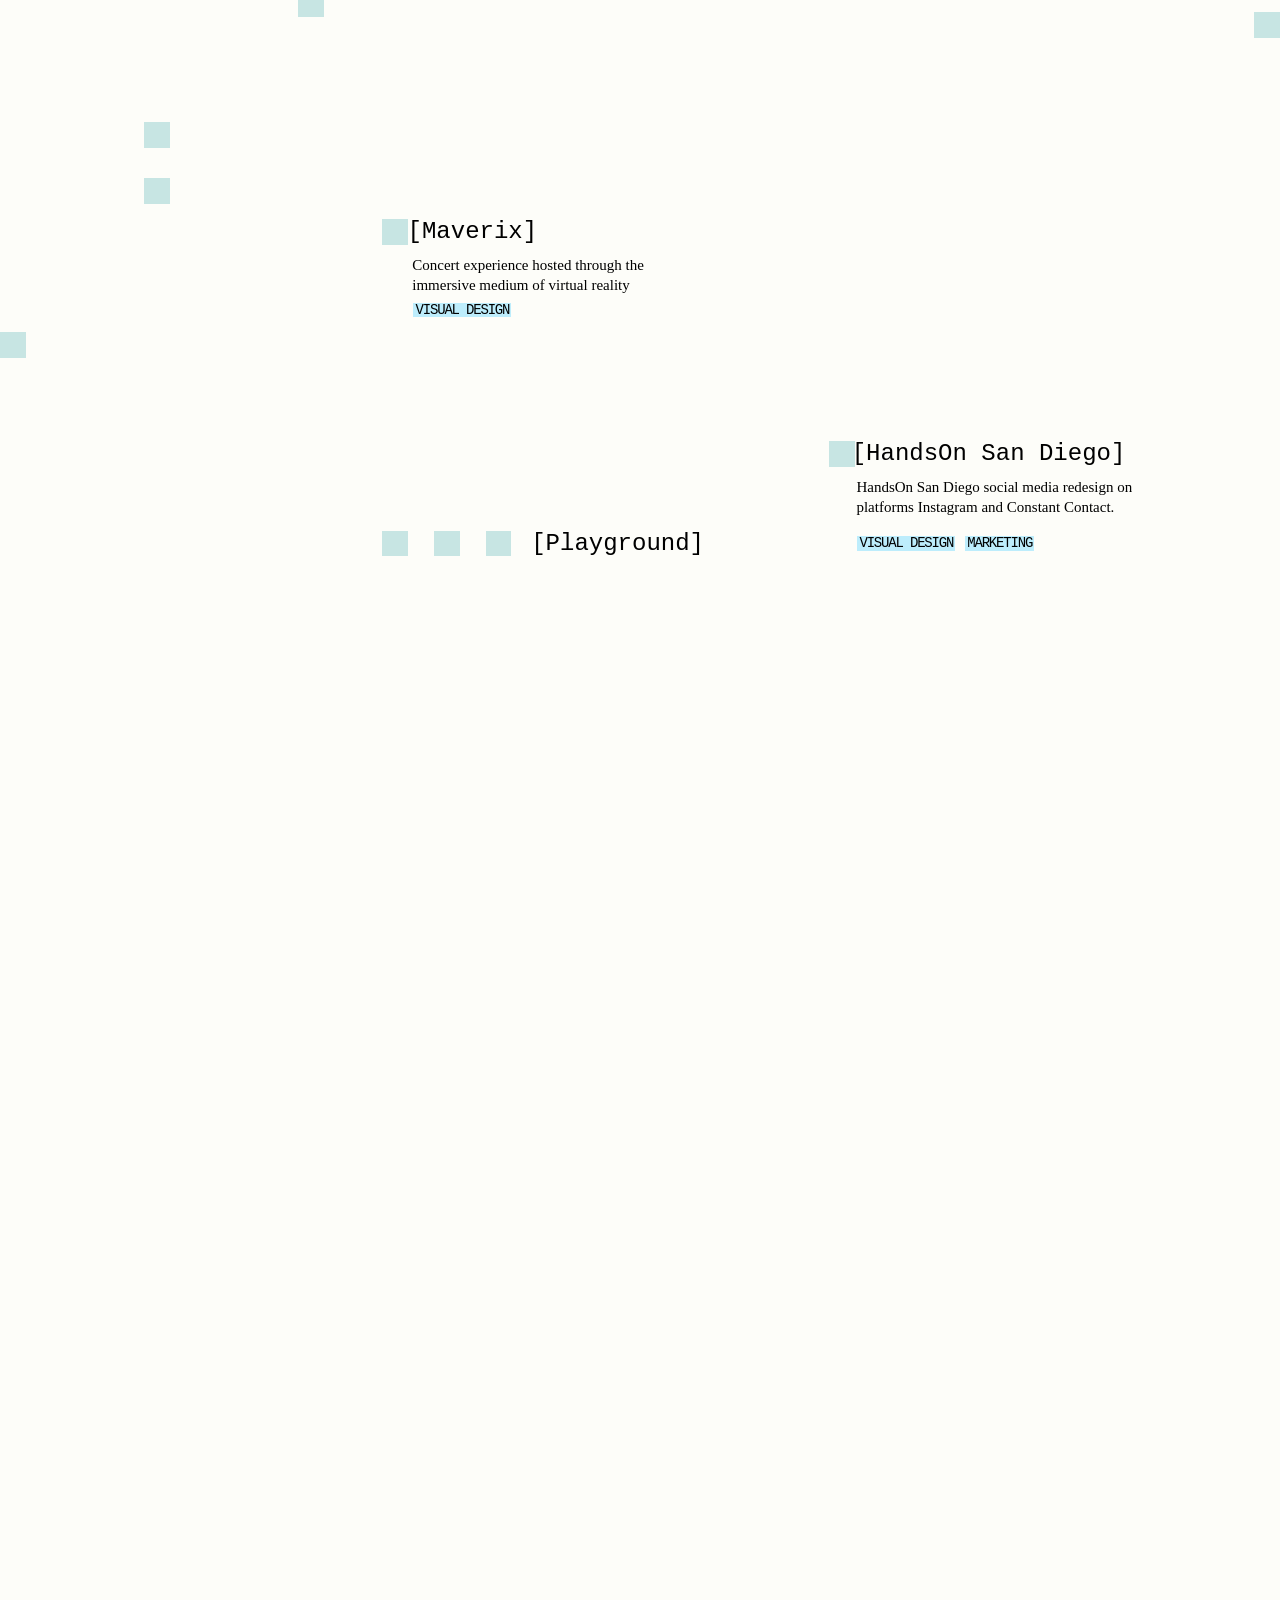
<file: work.html>
<!DOCTYPE html>
<html lang="en">
<head>
<meta charset="UTF-8">
<meta http-equiv="refresh" content="0; url=index.html#work">
<title>work — cecilia qian</title>
<link rel="canonical" href="index.html#work">
</head>
<body>
<p><a href="index.html#work">work</a></p>
</body>
</html>
</file>
<file: css/style.css>
/* ---------------------------------------------------
   cecilia qian — portfolio
   font: Courier Prime (+ Cormorant Garamond for blurbs) | teal: #C7E5E3
--------------------------------------------------- */

:root {
  --teal: #C7E5E3;
  --paper: #FDFDF9;
  --ink: #111111;
  --gray: #3a3a3a;
  --font: 'Courier Prime', 'Courier New', Courier, monospace;
}

* { box-sizing: border-box; }

html, body {
  margin: 0;
  padding: 0;
  background: var(--paper);
  font-family: var(--font);
  color: var(--ink);
  -webkit-font-smoothing: antialiased;
}

a {
  color: inherit;
  text-decoration: none;
}

/* ===================================================
   HERO — recreates the 2000x1300 Figma frame.
   container-type lets us scale everything (position +
   type) together with cqw units, just like a Figma
   frame scaling proportionally.
=================================================== */

.hero {
  position: relative;
  width: 100%;
  max-width: 2000px;
  margin: 0 auto;
  aspect-ratio: 2000 / 1300;
  overflow: hidden;
  container-type: inline-size;
  background: var(--paper);
}

/* ---------- decorative teal squares ---------- */

.sq {
  position: absolute;
  background: var(--teal);
  display: block;
}

.sq-a { left: 0;      top: 3.154%;  width: 2%; height: 3.077%; }
.sq-b { left: 0;      top: 9.385%;  width: 2%; height: 3.077%; }
.sq-c { left: 27.65%; top: 13%;     width: 2%; height: 3.077%; }
.sq-d { left: 47.85%; top: 20.846%; width: 2%; height: 3.077%; }
.sq-e { left: 41.75%; top: 23.231%; width: 2%; height: 3.077%; }
.sq-f { left: 57.5%;  top: 48.462%; width: 2%; height: 3.077%; }
.sq-g { left: 50%;    top: 53.615%; width: 2%; height: 3.077%; }
.sq-i { left: 98%;    top: 81.308%; width: 2%; height: 3.077%; }
.sq-j { left: 98%;    top: 87.538%; width: 2%; height: 3.077%; }
.sq-k { left: 98%;    top: 93.77%;  width: 2%; height: 3.077%; }

/* ---------- nav ---------- */

.nav {
  position: absolute;
  top: 3.1%;
  left: 0;
  width: 100%;
  height: 6%;
  font-size: 2.1cqw;
  font-weight: 400;
  letter-spacing: 0.02em;
}

.nav a {
  position: absolute;
  top: 0;
  white-space: nowrap;
  transition: opacity 0.15s ease;
}

.nav a:nth-child(1) { left: 50.3%; }
.nav a:nth-child(2) { left: 71%; }
.nav a:nth-child(3) { right: 1.75%; }

.nav a:hover {
  opacity: 0.55;
}

/* ---------- vertical contact link ---------- */

.contact-vertical {
  position: absolute;
  left: 0.5%;
  top: 37.15%;
  writing-mode: vertical-rl;
  transform: rotate(180deg);
  font-size: 0.93cqw;
  letter-spacing: 0.025em;
  color: var(--ink);
  white-space: nowrap;
}

.contact-vertical:hover {
  color: var(--ink);
}

/* ---------- intro paragraph ---------- */


.intro {
  position: absolute;
  left: 44.95%;
  top: 60.9%;
  margin: 0;
  font-family: 'Playfair Display', Georgia, 'Times New Roman', serif;
  font-weight: 400;
  font-size: 1.2cqw;
  line-height: 1.4;
  white-space: nowrap;
  transform: scaleX(1.176);
  transform-origin: left top;
  color: var(--ink);
}

/* ---------- caption above the photo ---------- */

.hero-caption {
  position: absolute;
  left: 5.95%;
  top: 29.3%;
  margin: 0;
  font-family: 'Playfair Display', Georgia, 'Times New Roman', serif;
  font-weight: 400;
  font-size: 0.85cqw;
  line-height: 1;
  white-space: nowrap;
  color: var(--ink);
  pointer-events: none;
}

/* ---------- image placeholder block ---------- */

.hero-image {
  position: absolute;
  left: 4.95%;
  top: 31.54%;
  width: 36.9%;
  height: 38.92%;
  user-select: none;
}

.hero-bg {
  position: absolute;
  inset: 0;
  width: 100%;
  height: 100%;
  object-fit: cover;
  display: block;
  opacity: 0.32;
  pointer-events: none;
  user-select: none;
}

.hero-art {
  position: absolute;
  inset: 0;
  width: 100%;
  height: 100%;
  object-fit: cover;
  display: block;
  pointer-events: none;
  user-select: none;
}

/* dashed outline + a cross on each corner */
.frame {
  position: absolute;
  inset: -1px;
  pointer-events: none;
  --dash: #708c8a;
  background:
    repeating-linear-gradient(90deg, var(--dash) 0 1.55cqw, transparent 0 3.1cqw) 2.35cqw 0 / calc(100% - 2.35cqw) 2px no-repeat,
    repeating-linear-gradient(90deg, var(--dash) 0 1.55cqw, transparent 0 3.1cqw) 2.35cqw 100% / calc(100% - 2.35cqw) 2px no-repeat,
    repeating-linear-gradient(180deg, var(--dash) 0 1.55cqw, transparent 0 3.1cqw) 0 2.35cqw / 2px calc(100% - 2.35cqw) no-repeat,
    repeating-linear-gradient(180deg, var(--dash) 0 1.55cqw, transparent 0 3.1cqw) 100% 2.35cqw / 2px calc(100% - 2.35cqw) no-repeat;
}

.mk {
  position: absolute;
  width: 2.3cqw;
  height: 2.3cqw;
  pointer-events: none;
  background:
    linear-gradient(#000, #000) center / 100% 1px no-repeat,
    linear-gradient(#000, #000) center / 1px 100% no-repeat;
}

.mk-tl { left: 0; top: 0; transform: translate(-50%, -50%); }
.mk-tr { right: 0; top: 0; transform: translate(50%, -50%); }
.mk-bl { left: 0; bottom: 0; transform: translate(-50%, 50%); }
.mk-br { right: 0; bottom: 0; transform: translate(50%, 50%); }

.hero-doodle {
  position: absolute;
  width: auto;
}

.hero-doodle-person {
  left: 0;
  bottom: 0;
  height: 35%;
}

.hero-doodle-dog {
  right: 7%;
  top: -17%;
  height: 20%;
}

.hero-canvas {
  position: absolute;
  inset: 0;
  width: 100%;
  height: 100%;
  pointer-events: none;
}

.hero-clear {
  position: absolute;
  right: 0.8%;
  bottom: 0.8%;
  width: 2.4cqw;
  height: 2.4cqw;
  min-width: 22px;
  min-height: 22px;
  border: 1.5px solid var(--ink);
  border-radius: 50%;
  background: #fdfdf9cc;
  color: var(--ink);
  font-family: var(--font);
  font-size: 1.3cqw;
  line-height: 1;
  display: flex;
  align-items: center;
  justify-content: center;
  cursor: pointer;
  padding: 0;
  transition: opacity 0.15s ease;
}

.hero-clear:hover {
  opacity: 0.6;
}

.click-here {
  position: absolute;
  right: 58.15%;
  top: 72.5%;
  color: var(--ink);
  font-size: 1.6cqw;
  font-weight: 400;
  white-space: nowrap;
  transition: opacity 0.15s ease;
}

.click-here:hover {
  opacity: 0.55;
}

/* ---------- big bracketed name ---------- */

.hero-name {
  position: absolute;
  left: 0;
  top: 0;
  width: 100%;
  height: 100%;
  margin: 0;
  font-weight: 400;
  pointer-events: none;
}

.hero-name .row {
  position: absolute;
  display: flex;
  align-items: baseline;
  font-size: 7.5cqw;
  line-height: 1;
}

.hero-name .row1 {
  left: 48.85%;
  top: 32.1%;
  gap: 0.8cqw;
  justify-content: flex-start;
}

.hero-name .row2 {
  right: 4.15%;
  top: 46.1%;
  gap: 1.15cqw;
  justify-content: flex-end;
}

.hero-name .bracket {
  font-weight: 400;
}

/* ===================================================
   RESPONSIVE — below ~760px the pixel-precise hero
   folds into a simple stacked layout.
=================================================== */

@media (max-width: 760px) {

  .hero {
    aspect-ratio: auto;
    padding: 90px 24px 60px;
    overflow: visible;
    container-type: normal;
  }

  .sq-i, .sq-j, .sq-k, .sq-a, .sq-b { display: none; }

  .sq-c, .sq-d, .sq-e, .sq-f, .sq-g {
    position: static;
    display: inline-block;
    width: 14px;
    height: 14px;
    margin: 0 6px 6px 0;
  }

  .nav {
    position: absolute;
    top: 28px;
    right: 24px;
    left: 24px;
    height: auto;
    display: flex;
    justify-content: space-between;
    font-size: 15px;
  }

  .nav a {
    position: static;
    left: auto;
  }

  .contact-vertical {
    position: static;
    display: block;
    writing-mode: horizontal-tb;
    transform: none;
    font-size: 12px;
    margin-bottom: 28px;
  }

  .intro {
    transform: none;
    position: static;
    width: 100%;
    font-size: 16px;
    line-height: 1.6;
    margin-bottom: 24px;
  }

  .hero-caption {
    position: static;
    font-size: 14px;
    margin-bottom: 8px;
  }

  .hero-image {
    position: relative;
    left: 0;
    top: 0;
    width: 100%;
    height: 220px;
    margin-bottom: 16px;
  }

  .mk { display: none; }

  .frame {
    inset: 0;
    background: none;
    border: 1px dashed #708c8a;
  }

  .click-here {
    position: static;
    display: inline-block;
    float: right;
    font-size: 13px;
    margin-top: 8px;
    margin-bottom: 32px;
  }

  .hero-name {
    position: static;
    display: flex;
    flex-direction: column;
    gap: 4px;
  }

  .hero-name .row {
    position: static;
    font-size: 15vw;
    width: 100%;
  }

  .hero-name .row2 {
    padding-left: 20%;
  }
}

/* ===================================================
   PLACEHOLDER SUB-PAGES (about / work / resume)
=================================================== */

.placeholder-page {
  position: relative;
  min-height: 100vh;
  padding: 40px 5% 0;
}

.nav-static {
  position: static;
  display: flex;
  justify-content: flex-end;
  gap: 60px;
  font-size: 22px;
  font-weight: 400;
  margin-bottom: 0;
}

.nav-static a {
  position: static;
  left: auto;
  right: auto;
}

.nav-static a:hover { opacity: 0.55; }

.placeholder-copy {
  margin-top: 40vh;
  text-align: center;
  font-size: 24px;
  color: var(--gray);
}

/* ===================================================
   FIXED HEADER — one header for the whole page.
   "work" gets underlined once the work section is
   in view (html.in-work).
=================================================== */

.site-nav {
  position: fixed;
  top: 0;
  left: 50%;
  transform: translateX(-50%);
  width: 100%;
  max-width: 2000px;
  height: calc(min(100vw, 2000px) * 0.085);
  z-index: 50;
  container-type: inline-size;
  pointer-events: none;
  opacity: 0;
  transition: opacity 0.35s ease;
}

/* the menu shows at the very top, while scrolling, and while hovering the top edge */
.at-top .site-nav,
.nav-show .site-nav,
.site-nav:focus-within { opacity: 1; }

.site-nav nav {
  position: absolute;
  inset: 0;
  font-family: var(--font);
  font-size: 2.5cqw;
  font-weight: 400;
  letter-spacing: 0;
  line-height: 1;
}

.site-nav a {
  position: absolute;
  top: 2.17cqw;
  white-space: nowrap;
  color: var(--ink);
  pointer-events: none;
  transition: opacity 0.15s ease;
}

.at-top .site-nav a,
.nav-show .site-nav a,
.site-nav:focus-within a { pointer-events: auto; }

.site-nav a:hover { opacity: 0.55; }

.site-nav .nav-about  { left: 49.95%; }
.site-nav .nav-work   { left: 71.25%; }
.site-nav .nav-resume { right: 2%; }

.site-nav .nav-work::after {
  content: "";
  position: absolute;
  left: 0;
  right: 0;
  top: calc(100% + 0.08em);
  height: 0.14cqw;
  min-height: 2px;
  background: currentColor;
  transform: scaleX(0);
  transform-origin: left center;
  transition: transform 0.4s ease;
}

.in-work .site-nav .nav-work::after { transform: scaleX(1); }

/* ===================================================
   STAGE — natural scroll. The home page scrolls away
   normally; its intro + email glide into the sidebar
   (see the script at the bottom of index.html).
=================================================== */

.stage { position: relative; }



html { scroll-behavior: smooth; }

/* ===================================================
   WORK / PROJECTS — recreates the 1902x2000 Figma
   frame. 1cqw = 1% of the frame width, so every size
   scales with the page.
   Design sizes (px at the original 1280px frame):
   body 16 | heading 32 | name 24 | desc 15 | tag 14
=================================================== */

.work {
  position: relative;
  width: 100%;
  max-width: 2000px;
  margin: 0 auto;
  aspect-ratio: 1902 / 2000;
  overflow: hidden;
  container-type: inline-size;
  background: var(--paper);
  color: #000000;
}

.w-sq {
  position: absolute;
  left: var(--x);
  top: var(--y);
  width: 2%;
  aspect-ratio: 1 / 1;
  background: var(--teal);
  display: block;
}

/* ---------- sidebar ---------- */

.sidebar {
  position: fixed;
  top: 0;
  left: calc(50vw - min(50vw, 1000px));
  width: min(100vw, 2000px);
  height: calc(min(100vw, 2000px) * 2000 / 1902);
  z-index: 40;
  container-type: inline-size;
  overflow: hidden;
  pointer-events: none;
  color: #000000;
  font-family: var(--font);
}

.sb-slide {
  position: absolute;
  inset: 0;
  transform: translateX(calc((1 - var(--fi, 0)) * -4cqw));
  visibility: hidden;
}

.sb-on .sb-slide { visibility: visible; }

.sb-slide > * { pointer-events: auto; }

.sb-slide > :not(.sb-bg) { opacity: var(--fi, 0); }

.sb-bg {
  position: absolute;
  left: 0;
  top: 0;
  width: 28.5%;
  height: 54%;
  background: var(--paper);
  opacity: var(--bg, 0);
}

.w-vertical {
  position: absolute;
  left: 0.47%;
  top: 21.35%;
  writing-mode: vertical-rl;
  transform: rotate(180deg);
  font-size: 0.9375cqw;
  white-space: nowrap;
}

.w-hello,
.w-blurb,
.w-skills {
  position: absolute;
  left: 3.9%;
  top: var(--y);
  margin: 0;
  white-space: nowrap;
}

.w-hello  { font-size: 1.25cqw; line-height: 1.55; }
.w-blurb  {
  font-family: 'Cormorant Garamond', Georgia, 'Times New Roman', serif;
  font-size: 1.25cqw;
  line-height: 1.57;
}
.w-skills { font-size: 1.25cqw; line-height: 1.556; }

.w-link {
  position: absolute;
  left: 3.83%;
  top: var(--y);
  display: flex;
  align-items: baseline;
  font-size: 1.25cqw;
  line-height: 1;
  white-space: nowrap;
}

.w-link:hover { opacity: 0.55; }

.w-arrow {
  width: 0.72em;
  height: 0.72em;
  margin-right: 1.13em;
  flex: none;
}

/* ---------- project cards ---------- */

.w-projects {
  position: absolute;
  inset: 0;
}

.w-card { display: contents; color: inherit; }

.w-heading {
  position: absolute;
  left: var(--x);
  top: var(--y);
  margin: 0;
  font-family: var(--font);
  font-weight: 400;
  font-size: 2.5cqw;
  line-height: 1;
  white-space: nowrap;
}

.w-img {
  position: absolute;
  left: var(--x);
  top: var(--y);
  width: var(--w);
  height: auto;
  display: block;
  user-select: none;
  transition: opacity 0.2s ease;
}

.w-name {
  position: absolute;
  left: var(--x);
  top: var(--y);
  margin: 0;
  font-family: 'Courier New', Courier, monospace;
  font-weight: 400;
  font-size: 1.875cqw;
  line-height: 1;
  white-space: nowrap;
}

.w-desc {
  position: absolute;
  left: var(--x);
  top: var(--y);
  margin: 0;
  font-family: 'Cormorant Garamond', Georgia, 'Times New Roman', serif;
  font-size: 1.1719cqw;
  line-height: 1.335;
  white-space: nowrap;
}

.w-tag {
  position: absolute;
  left: var(--x);
  top: var(--y);
  padding: 0 0.15em;
  background: #bdedfc;
  font-family: var(--font);
  font-weight: 400;
  font-size: 1.0938cqw;
  line-height: 1.05;
  letter-spacing: -0.085em;
  white-space: nowrap;
}

.w-card:hover .w-img { opacity: 0.85; }
/* hovering a project grows its teal square out to highlight the whole name */
.w-sq-proj {
  height: 2cqw;
  aspect-ratio: auto;
  transition: width 0.4s cubic-bezier(0.22, 0.61, 0.36, 1);
}

.w-card:hover .w-sq-proj,
.w-card:focus-visible .w-sq-proj { width: var(--hl, 2%); }

/* ===================================================
   CASE-STUDY / PLAYGROUND PLACEHOLDER PAGES
=================================================== */

.case {
  max-width: 1100px;
  margin: 0 auto;
  padding: 40px 5% 100px;
}

.case-head { margin-top: 60px; }

.case-title {
  margin: 0 0 18px;
  font-family: var(--font);
  font-weight: 400;
  font-size: 32px;
  line-height: 1.2;
}

.case-desc {
  margin: 0 0 18px;
  max-width: 640px;
  font-family: 'Cormorant Garamond', Georgia, 'Times New Roman', serif;
  font-size: 20px;
  line-height: 1.4;
}

.case-tags { display: flex; gap: 10px; flex-wrap: wrap; margin-bottom: 36px; }

.case-tag {
  padding: 0 4px;
  background: #bdedfc;
  font-family: var(--font);
  font-size: 14px;
  line-height: 1.3;
}

.case-img { display: block; width: 100%; max-width: 760px; height: auto; margin-bottom: 40px; }

.case-soon {
  margin: 60px 0 0;
  font-family: var(--font);
  font-size: 18px;
  color: var(--gray);
}

.case-back {
  display: inline-block;
  margin-top: 36px;
  font-family: var(--font);
  font-size: 16px;
}

.case-back:hover { opacity: 0.55; }

@media (prefers-reduced-motion: reduce) {
  html { scroll-behavior: auto; }
  .sb-slide { transition: none; }
  .site-nav,
  .site-nav .nav-work::after { transition: none; }
}

/* ===================================================
   MOBILE — everything stacks into a single column.
=================================================== */

@media (max-width: 760px) {

  .hero { position: relative; }

  .site-nav {
    position: fixed;
    left: 0;
    transform: none;
    width: 100%;
    height: 56px;
    max-width: none;
    container-type: normal;
    background: var(--paper);
  }


  .site-nav nav {
    display: flex;
    justify-content: space-between;
    align-items: center;
    padding: 0 24px;
    font-size: 15px;
  }

  .site-nav a { position: static; }

  .site-nav .nav-work::after { top: calc(100% + 4px); height: 2px; }

  .sidebar {
    position: static;
    width: auto;
    height: auto;
    overflow: visible;
    container-type: normal;
    pointer-events: auto;
    padding: 28px 24px 8px;
  }

  .sb-slide {
    position: static;
    transform: none;
    visibility: visible;
    display: flex;
    flex-direction: column;
  }

  .sb-bg, .w-sq { display: none; }

  .sb-slide > :not(.sb-bg) { opacity: 1; }

  .work {
    aspect-ratio: auto;
    container-type: normal;
    overflow: visible;
    padding: 24px 24px 60px;
  }

  .w-projects { position: static; display: flex; flex-direction: column; }

  .w-card {
    display: flex;
    flex-direction: column;
    margin-bottom: 40px;
  }

  .w-vertical { display: none; }

  .w-hello, .w-blurb, .w-skills, .w-link,
  .w-heading, .w-img, .w-name, .w-desc, .w-tag {
    position: static;
    white-space: normal;
  }

  .w-hello  { font-size: 16px; margin-bottom: 20px; }
  .w-blurb  { font-size: 17px; margin-bottom: 24px; }
  .w-blurb br, .w-desc br { display: none; }
  .w-link   { font-size: 16px; margin-bottom: 14px; }
  .w-skills { font-size: 16px; margin: 14px 0 20px; }

  .w-heading { font-size: 24px; margin-bottom: 28px; }
  .w-img     { width: 100%; }
  .w-name    { font-size: 20px; margin-top: 12px; display: block; }
  .w-desc    { font-size: 16px; margin-top: 6px; display: block; }
  .w-tag     { display: inline-block; align-self: flex-start; font-size: 12px; margin-top: 8px; padding: 0 3px; }

  .w-card .w-sq-proj { display: none; }
}

/* falling teal pixels: only in the strip between home and work.
   The strip runs from 85% down the home page to 12% into the work page
   (home page height = 0.65 x width, work page 1.0516 x width). */

.pixel-gap {
  position: absolute;
  left: 50%;
  transform: translateX(-50%);
  width: min(100vw, 2000px);
  top: calc(min(100vw, 2000px) * 0.5525);
  height: calc(min(100vw, 2000px) * 0.2237);
  z-index: 1;
  pointer-events: none;
}

@media (max-width: 760px) {
  .pixel-gap { display: none; }
}

/* ===================================================
   EMAIL OVERLAY — the address zooms in to fill the
   screen, with a hint to exit once it has landed.
=================================================== */

.email-zoom {
  position: fixed;
  inset: 0;
  z-index: 100;
  background: var(--teal);
  opacity: 0;
  visibility: hidden;
  cursor: pointer;
  outline: none;
  --ox: 50vw;
  --oy: 50vh;
  transition: opacity 0.45s ease, visibility 0s linear 0.55s;
}

.email-zoom.open {
  opacity: 1;
  visibility: visible;
  transition: opacity 0.35s ease;
}

.ez-text {
  position: absolute;
  left: 50%;
  top: 50%;
  white-space: nowrap;
  font-family: var(--font);
  font-size: 10vw;
  line-height: 1;
  color: #000000;
  transform: translate(calc(-50% + var(--ox) - 50vw), calc(-50% + var(--oy) - 50vh)) scale(0.1);
  transition: transform 0.55s cubic-bezier(0.22, 0.61, 0.36, 1);
}

.email-zoom.open .ez-text {
  transform: translate(-50%, -50%) scale(1);
}

.ez-hint {
  position: absolute;
  left: 50%;
  bottom: 5vh;
  transform: translateX(-50%);
  white-space: nowrap;
  font-family: var(--font);
  font-size: max(14px, 1.5vw);
  color: #000000;
  opacity: 0;
  transition: opacity 0.15s ease;
}

.email-zoom.open .ez-hint {
  opacity: 1;
  transition: opacity 0.4s ease 0.55s;
}

@media (prefers-reduced-motion: reduce) {
  .email-zoom,
  .email-zoom.open,
  .ez-text,
  .ez-hint,
  .email-zoom.open .ez-hint { transition: none; }
}
</file>
